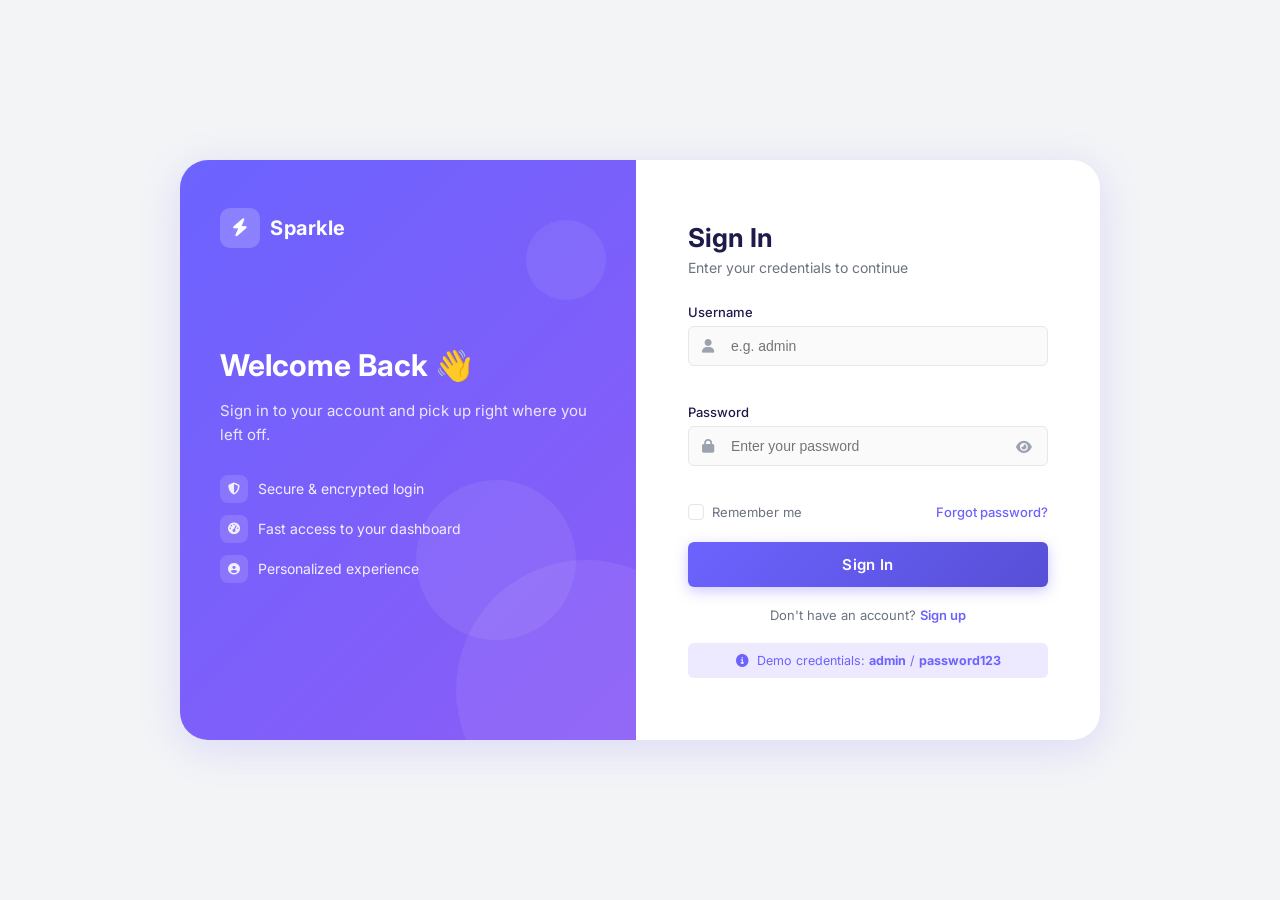
<file: index.html>
<!DOCTYPE html>
<html lang="en">
<head>
  <meta charset="UTF-8" />
  <meta name="viewport" content="width=device-width, initial-scale=1.0"/>
  <title>Login — Welcome Back</title>
  <link rel="stylesheet" href="css/style.css" />
  <link href="https://fonts.googleapis.com/css2?family=Inter:wght@300;400;500;600;700&display=swap" rel="stylesheet"/>
  <link rel="stylesheet" href="https://cdn.jsdelivr.net/npm/@fortawesome/fontawesome-free@6.4.0/css/all.min.css"/>
</head>
<body class="login-body">

  <div class="login-wrapper">

    <!-- Left Panel -->
    <div class="login-left">
      <div class="brand">
        <div class="brand-icon"><i class="fas fa-bolt"></i></div>
        <span class="brand-name">Sparkle</span>
      </div>
      <div class="left-content">
        <h1>Welcome Back 👋</h1>
        <p>Sign in to your account and pick up right where you left off.</p>
        <ul class="feature-list">
          <li><i class="fas fa-shield-alt"></i> Secure & encrypted login</li>
          <li><i class="fas fa-tachometer-alt"></i> Fast access to your dashboard</li>
          <li><i class="fas fa-user-circle"></i> Personalized experience</li>
        </ul>
      </div>
      <div class="left-circles">
        <span class="circle c1"></span>
        <span class="circle c2"></span>
        <span class="circle c3"></span>
      </div>
    </div>

    <!-- Right Panel -->
    <div class="login-right">
      <div class="login-card">
        <h2>Sign In</h2>
        <p class="subtitle">Enter your credentials to continue</p>

        <div id="error-msg" class="error-msg hidden">
          <i class="fas fa-exclamation-circle"></i>
          <span id="error-text">Invalid username or password.</span>
        </div>

        <form id="loginForm" novalidate>

          <div class="form-group">
            <label for="username">Username</label>
            <div class="input-wrap">
              <i class="fas fa-user input-icon"></i>
              <input
                type="text"
                id="username"
                placeholder="e.g. admin"
                autocomplete="username"
              />
            </div>
            <span class="field-error" id="username-error"></span>
          </div>

          <div class="form-group">
            <label for="password">Password</label>
            <div class="input-wrap">
              <i class="fas fa-lock input-icon"></i>
              <input
                type="password"
                id="password"
                placeholder="Enter your password"
                autocomplete="current-password"
              />
              <button type="button" class="toggle-pw" id="togglePw" aria-label="Toggle password visibility">
                <i class="fas fa-eye" id="eyeIcon"></i>
              </button>
            </div>
            <span class="field-error" id="password-error"></span>
          </div>

          <div class="form-options">
            <label class="remember">
              <input type="checkbox" id="remember" />
              <span class="checkmark"></span>
              Remember me
            </label>
            <a href="#" class="forgot-link">Forgot password?</a>
          </div>

          <button type="submit" class="btn-login" id="loginBtn">
            <span id="btn-text">Sign In</span>
            <span id="btn-spinner" class="spinner hidden"></span>
          </button>

        </form>

        <p class="signup-text">
          Don't have an account? <a href="#">Sign up</a>
        </p>

        <div class="demo-hint">
          <i class="fas fa-info-circle"></i>
          Demo credentials: <strong>admin</strong> / <strong>password123</strong>
        </div>
      </div>
    </div>

  </div>

  <script src="js/script.js"></script>
</body>
</html>
</file>
<file: css/style.css>
/* ===================================
   GLOBAL RESET & BASE
=================================== */
*, *::before, *::after {
  box-sizing: border-box;
  margin: 0;
  padding: 0;
}

:root {
  --primary:       #6c63ff;
  --primary-dark:  #574fd6;
  --primary-light: #ede9ff;
  --success:       #22c55e;
  --warning:       #f59e0b;
  --danger:        #ef4444;
  --blue:          #3b82f6;
  --purple:        #a855f7;
  --orange:        #f97316;

  --text-primary:  #1e1b4b;
  --text-secondary:#6b7280;
  --text-light:    #9ca3af;
  --bg-page:       #f3f4f6;
  --bg-card:       #ffffff;
  --border:        #e5e7eb;

  --radius-sm:  6px;
  --radius-md:  12px;
  --radius-lg:  20px;
  --radius-xl:  28px;
  --shadow-sm:  0 1px 4px rgba(0,0,0,.06);
  --shadow-md:  0 4px 20px rgba(0,0,0,.10);
  --shadow-lg:  0 8px 40px rgba(108,99,255,.18);
  --transition: .25s ease;
}

html, body {
  height: 100%;
  font-family: 'Inter', sans-serif;
  color: var(--text-primary);
  -webkit-font-smoothing: antialiased;
}

a { text-decoration: none; color: inherit; }
ul { list-style: none; }
button { cursor: pointer; font-family: inherit; }

/* ===================================
   LOGIN PAGE
=================================== */
.login-body {
  background: var(--bg-page);
  display: flex;
  align-items: center;
  justify-content: center;
  min-height: 100vh;
  padding: 20px;
}

.login-wrapper {
  display: flex;
  width: 100%;
  max-width: 920px;
  min-height: 580px;
  border-radius: var(--radius-xl);
  overflow: hidden;
  box-shadow: var(--shadow-lg);
}

/* ---- Left Panel ---- */
.login-left {
  flex: 1;
  background: linear-gradient(135deg, var(--primary) 0%, #8b5cf6 100%);
  padding: 48px 40px;
  display: flex;
  flex-direction: column;
  position: relative;
  overflow: hidden;
  color: #fff;
}

.brand {
  display: flex;
  align-items: center;
  gap: 10px;
  z-index: 1;
}

.brand-icon {
  width: 40px; height: 40px;
  background: rgba(255,255,255,.2);
  border-radius: 10px;
  display: flex; align-items: center; justify-content: center;
  font-size: 18px;
  color: #fff;
  backdrop-filter: blur(4px);
}

.brand-icon.small {
  width: 34px; height: 34px;
  background: var(--primary);
  font-size: 15px;
}

.brand-name {
  font-size: 20px;
  font-weight: 700;
  letter-spacing: .5px;
  color: #fff;
}

.left-content {
  flex: 1;
  display: flex;
  flex-direction: column;
  justify-content: center;
  z-index: 1;
}

.left-content h1 {
  font-size: 30px;
  font-weight: 700;
  line-height: 1.3;
  margin-bottom: 14px;
}

.left-content p {
  font-size: 15px;
  opacity: .85;
  margin-bottom: 28px;
  line-height: 1.6;
}

.feature-list li {
  display: flex;
  align-items: center;
  gap: 10px;
  font-size: 14px;
  opacity: .9;
  margin-bottom: 12px;
}

.feature-list li i {
  width: 28px; height: 28px;
  background: rgba(255,255,255,.15);
  border-radius: 8px;
  display: flex; align-items: center; justify-content: center;
  font-size: 12px;
  flex-shrink: 0;
}

/* Decorative circles */
.left-circles { position: absolute; inset: 0; pointer-events: none; }
.circle {
  position: absolute;
  border-radius: 50%;
  background: rgba(255,255,255,.07);
}
.c1 { width: 260px; height: 260px; bottom: -80px; right: -80px; }
.c2 { width: 160px; height: 160px; bottom: 100px; right: 60px; }
.c3 { width: 80px;  height: 80px;  top: 60px; right: 30px; }

/* ---- Right Panel ---- */
.login-right {
  flex: 1;
  background: var(--bg-card);
  display: flex;
  align-items: center;
  justify-content: center;
  padding: 48px 44px;
}

.login-card {
  width: 100%;
  max-width: 360px;
}

.login-card h2 {
  font-size: 26px;
  font-weight: 700;
  color: var(--text-primary);
  margin-bottom: 6px;
}

.subtitle {
  font-size: 14px;
  color: var(--text-secondary);
  margin-bottom: 28px;
}

/* Error message */
.error-msg {
  display: flex;
  align-items: center;
  gap: 8px;
  background: #fef2f2;
  border: 1px solid #fecaca;
  border-radius: var(--radius-sm);
  padding: 10px 14px;
  font-size: 13px;
  color: var(--danger);
  margin-bottom: 20px;
}

.hidden { display: none !important; }

/* Form */
.form-group {
  margin-bottom: 18px;
}

.form-group label {
  display: block;
  font-size: 13px;
  font-weight: 500;
  color: var(--text-primary);
  margin-bottom: 6px;
}

.input-wrap {
  position: relative;
}

.input-icon {
  position: absolute;
  left: 14px;
  top: 50%;
  transform: translateY(-50%);
  color: var(--text-light);
  font-size: 14px;
  pointer-events: none;
}

.input-wrap input {
  width: 100%;
  padding: 11px 42px;
  border: 1.5px solid var(--border);
  border-radius: var(--radius-sm);
  font-size: 14px;
  color: var(--text-primary);
  background: #fafafa;
  outline: none;
  transition: border-color var(--transition), box-shadow var(--transition), background var(--transition);
}

.input-wrap input:focus {
  border-color: var(--primary);
  background: #fff;
  box-shadow: 0 0 0 3px var(--primary-light);
}

.input-wrap input.input-error {
  border-color: var(--danger);
  box-shadow: 0 0 0 3px #fee2e2;
}

.toggle-pw {
  position: absolute;
  right: 12px;
  top: 50%;
  transform: translateY(-50%);
  background: none;
  border: none;
  color: var(--text-light);
  font-size: 14px;
  padding: 4px;
  transition: color var(--transition);
}

.toggle-pw:hover { color: var(--primary); }

.field-error {
  display: block;
  font-size: 12px;
  color: var(--danger);
  margin-top: 4px;
  min-height: 16px;
}

/* Form options */
.form-options {
  display: flex;
  align-items: center;
  justify-content: space-between;
  margin-bottom: 22px;
}

.remember {
  display: flex;
  align-items: center;
  gap: 8px;
  font-size: 13px;
  color: var(--text-secondary);
  cursor: pointer;
  user-select: none;
}

.remember input[type="checkbox"] { display: none; }

.checkmark {
  width: 16px; height: 16px;
  border: 1.5px solid var(--border);
  border-radius: 4px;
  display: inline-flex; align-items: center; justify-content: center;
  transition: all var(--transition);
  flex-shrink: 0;
}

.remember input:checked ~ .checkmark {
  background: var(--primary);
  border-color: var(--primary);
}

.remember input:checked ~ .checkmark::after {
  content: '\f00c';
  font-family: 'Font Awesome 6 Free';
  font-weight: 900;
  font-size: 9px;
  color: #fff;
}

.forgot-link {
  font-size: 13px;
  color: var(--primary);
  font-weight: 500;
  transition: opacity var(--transition);
}
.forgot-link:hover { opacity: .75; }

/* Login button */
.btn-login {
  width: 100%;
  padding: 13px;
  background: linear-gradient(135deg, var(--primary), var(--primary-dark));
  color: #fff;
  border: none;
  border-radius: var(--radius-sm);
  font-size: 15px;
  font-weight: 600;
  letter-spacing: .3px;
  display: flex; align-items: center; justify-content: center; gap: 8px;
  transition: opacity var(--transition), transform var(--transition), box-shadow var(--transition);
  box-shadow: 0 4px 14px rgba(108,99,255,.35);
}

.btn-login:hover {
  opacity: .92;
  transform: translateY(-1px);
  box-shadow: 0 6px 20px rgba(108,99,255,.45);
}

.btn-login:active { transform: translateY(0); }

/* Spinner */
.spinner {
  width: 16px; height: 16px;
  border: 2px solid rgba(255,255,255,.4);
  border-top-color: #fff;
  border-radius: 50%;
  animation: spin .7s linear infinite;
}

@keyframes spin { to { transform: rotate(360deg); } }

/* Sign up + demo hint */
.signup-text {
  text-align: center;
  font-size: 13px;
  color: var(--text-secondary);
  margin-top: 20px;
}

.signup-text a {
  color: var(--primary);
  font-weight: 600;
}

.demo-hint {
  margin-top: 20px;
  padding: 10px 14px;
  background: var(--primary-light);
  border-radius: var(--radius-sm);
  font-size: 12.5px;
  color: var(--primary);
  text-align: center;
}

.demo-hint i { margin-right: 4px; }

/* ===================================
   DASHBOARD PAGE
=================================== */
.dash-body {
  background: var(--bg-page);
  min-height: 100vh;
}

/* Topbar */
.topbar {
  background: var(--bg-card);
  border-bottom: 1px solid var(--border);
  padding: 0 32px;
  height: 64px;
  display: flex;
  align-items: center;
  gap: 24px;
  position: sticky;
  top: 0;
  z-index: 100;
  box-shadow: var(--shadow-sm);
}

.topbar-left { flex-shrink: 0; }

.topbar .brand-name { color: var(--text-primary); }

.topbar-nav {
  display: flex;
  align-items: center;
  gap: 4px;
  margin-left: auto;
}

.nav-link {
  display: flex;
  align-items: center;
  gap: 6px;
  padding: 8px 14px;
  border-radius: var(--radius-sm);
  font-size: 13.5px;
  font-weight: 500;
  color: var(--text-secondary);
  transition: all var(--transition);
}

.nav-link:hover, .nav-link.active {
  background: var(--primary-light);
  color: var(--primary);
}

.topbar-right {
  display: flex;
  align-items: center;
  gap: 12px;
  margin-left: 16px;
}

.user-avatar {
  width: 36px; height: 36px;
  background: linear-gradient(135deg, var(--primary), #8b5cf6);
  border-radius: 50%;
  display: flex; align-items: center; justify-content: center;
  font-size: 14px;
  font-weight: 700;
  color: #fff;
  flex-shrink: 0;
}

.user-name {
  font-size: 14px;
  font-weight: 600;
  color: var(--text-primary);
}

.btn-logout {
  display: flex; align-items: center; gap: 6px;
  padding: 8px 14px;
  background: #fef2f2;
  border: 1px solid #fecaca;
  border-radius: var(--radius-sm);
  font-size: 13px;
  font-weight: 500;
  color: var(--danger);
  transition: all var(--transition);
}

.btn-logout:hover {
  background: var(--danger);
  border-color: var(--danger);
  color: #fff;
}

/* Main */
.dash-main {
  max-width: 1100px;
  margin: 0 auto;
  padding: 36px 24px 60px;
}

/* Success Banner */
.success-banner {
  background: linear-gradient(135deg, #6c63ff 0%, #8b5cf6 100%);
  border-radius: var(--radius-lg);
  padding: 32px 36px;
  display: flex;
  align-items: center;
  gap: 24px;
  margin-bottom: 32px;
  color: #fff;
  box-shadow: var(--shadow-lg);
  animation: bannerIn .5s cubic-bezier(.34,1.56,.64,1) both;
}

@keyframes bannerIn {
  from { opacity: 0; transform: translateY(-16px) scale(.97); }
  to   { opacity: 1; transform: translateY(0) scale(1); }
}

.success-icon-wrap { flex-shrink: 0; }

.success-icon {
  width: 60px; height: 60px;
  background: rgba(255,255,255,.2);
  border-radius: 50%;
  display: flex; align-items: center; justify-content: center;
  font-size: 26px;
  color: #fff;
  animation: popIn .5s .2s cubic-bezier(.34,1.56,.64,1) both;
}

@keyframes popIn {
  from { transform: scale(0); }
  to   { transform: scale(1); }
}

.success-content h1 {
  font-size: 24px;
  font-weight: 700;
  margin-bottom: 6px;
}

.success-content p {
  font-size: 14.5px;
  opacity: .85;
}

/* Stats Grid */
.stats-grid {
  display: grid;
  grid-template-columns: repeat(auto-fit, minmax(200px, 1fr));
  gap: 20px;
  margin-bottom: 28px;
}

.stat-card {
  background: var(--bg-card);
  border-radius: var(--radius-md);
  padding: 22px;
  display: flex;
  align-items: center;
  gap: 16px;
  box-shadow: var(--shadow-sm);
  border: 1px solid var(--border);
  transition: transform var(--transition), box-shadow var(--transition);
  animation: cardIn .4s ease both;
}

@keyframes cardIn {
  from { opacity: 0; transform: translateY(12px); }
  to   { opacity: 1; transform: translateY(0); }
}

.stat-card:nth-child(1) { animation-delay: .05s; }
.stat-card:nth-child(2) { animation-delay: .10s; }
.stat-card:nth-child(3) { animation-delay: .15s; }
.stat-card:nth-child(4) { animation-delay: .20s; }

.stat-card:hover {
  transform: translateY(-3px);
  box-shadow: var(--shadow-md);
}

.stat-icon {
  width: 48px; height: 48px;
  border-radius: var(--radius-sm);
  display: flex; align-items: center; justify-content: center;
  font-size: 20px;
  flex-shrink: 0;
}

.stat-icon.blue   { background: #eff6ff; color: var(--blue);   }
.stat-icon.green  { background: #f0fdf4; color: var(--success);}
.stat-icon.purple { background: #faf5ff; color: var(--purple); }
.stat-icon.orange { background: #fff7ed; color: var(--orange); }

.stat-info {
  flex: 1;
  display: flex;
  flex-direction: column;
}

.stat-number {
  font-size: 22px;
  font-weight: 700;
  color: var(--text-primary);
  line-height: 1.2;
}

.stat-label {
  font-size: 12px;
  color: var(--text-secondary);
  margin-top: 2px;
}

.stat-badge {
  font-size: 11px;
  font-weight: 600;
  padding: 3px 8px;
  border-radius: 20px;
  display: flex; align-items: center; gap: 3px;
  flex-shrink: 0;
}

.stat-badge.up   { background: #f0fdf4; color: var(--success); }
.stat-badge.down { background: #fef2f2; color: var(--danger);  }

/* Dash Grid (two columns) */
.dash-grid {
  display: grid;
  grid-template-columns: 1fr 1fr;
  gap: 24px;
}

.dash-card {
  background: var(--bg-card);
  border-radius: var(--radius-md);
  padding: 24px;
  border: 1px solid var(--border);
  box-shadow: var(--shadow-sm);
  animation: cardIn .4s .25s ease both;
}

.card-title {
  font-size: 15px;
  font-weight: 600;
  color: var(--text-primary);
  margin-bottom: 20px;
  display: flex;
  align-items: center;
  gap: 8px;
}

.card-title i {
  color: var(--primary);
  font-size: 14px;
}

/* Activity list */
.activity-list { display: flex; flex-direction: column; gap: 0; }

.activity-item {
  display: flex;
  align-items: center;
  gap: 14px;
  padding: 12px 0;
  border-bottom: 1px solid var(--border);
}

.activity-item:last-child { border-bottom: none; }

.act-dot {
  width: 10px; height: 10px;
  border-radius: 50%;
  flex-shrink: 0;
}

.act-dot.green  { background: var(--success); box-shadow: 0 0 0 3px #d1fae5; }
.act-dot.blue   { background: var(--blue);    box-shadow: 0 0 0 3px #dbeafe; }
.act-dot.purple { background: var(--purple);  box-shadow: 0 0 0 3px #ede9fe; }
.act-dot.orange { background: var(--orange);  box-shadow: 0 0 0 3px #ffedd5; }

.act-info { flex: 1; }

.act-title {
  display: block;
  font-size: 13.5px;
  font-weight: 500;
  color: var(--text-primary);
}

.act-time {
  display: block;
  font-size: 12px;
  color: var(--text-light);
  margin-top: 2px;
}

/* Quick Actions */
.quick-actions {
  display: grid;
  grid-template-columns: 1fr 1fr 1fr;
  gap: 12px;
}

.qa-btn {
  display: flex;
  flex-direction: column;
  align-items: center;
  gap: 8px;
  padding: 16px 10px;
  background: var(--bg-page);
  border: 1.5px solid var(--border);
  border-radius: var(--radius-md);
  font-size: 12px;
  font-weight: 500;
  color: var(--text-secondary);
  transition: all var(--transition);
}

.qa-btn i {
  font-size: 18px;
  color: var(--primary);
}

.qa-btn:hover {
  background: var(--primary-light);
  border-color: var(--primary);
  color: var(--primary);
  transform: translateY(-2px);
  box-shadow: var(--shadow-sm);
}

/* ===================================
   RESPONSIVE
=================================== */
@media (max-width: 768px) {
  .login-left  { display: none; }
  .login-right { padding: 40px 28px; }
  .login-wrapper { max-width: 420px; }

  .topbar-nav  { display: none; }
  .user-name   { display: none; }
  .topbar      { padding: 0 16px; }

  .dash-grid   { grid-template-columns: 1fr; }
  .stats-grid  { grid-template-columns: 1fr 1fr; }

  .success-banner { flex-direction: column; text-align: center; padding: 24px; }
  .dash-main  { padding: 20px 16px 48px; }
}

@media (max-width: 480px) {
  .stats-grid  { grid-template-columns: 1fr; }
  .quick-actions { grid-template-columns: 1fr 1fr; }
}
</file>
